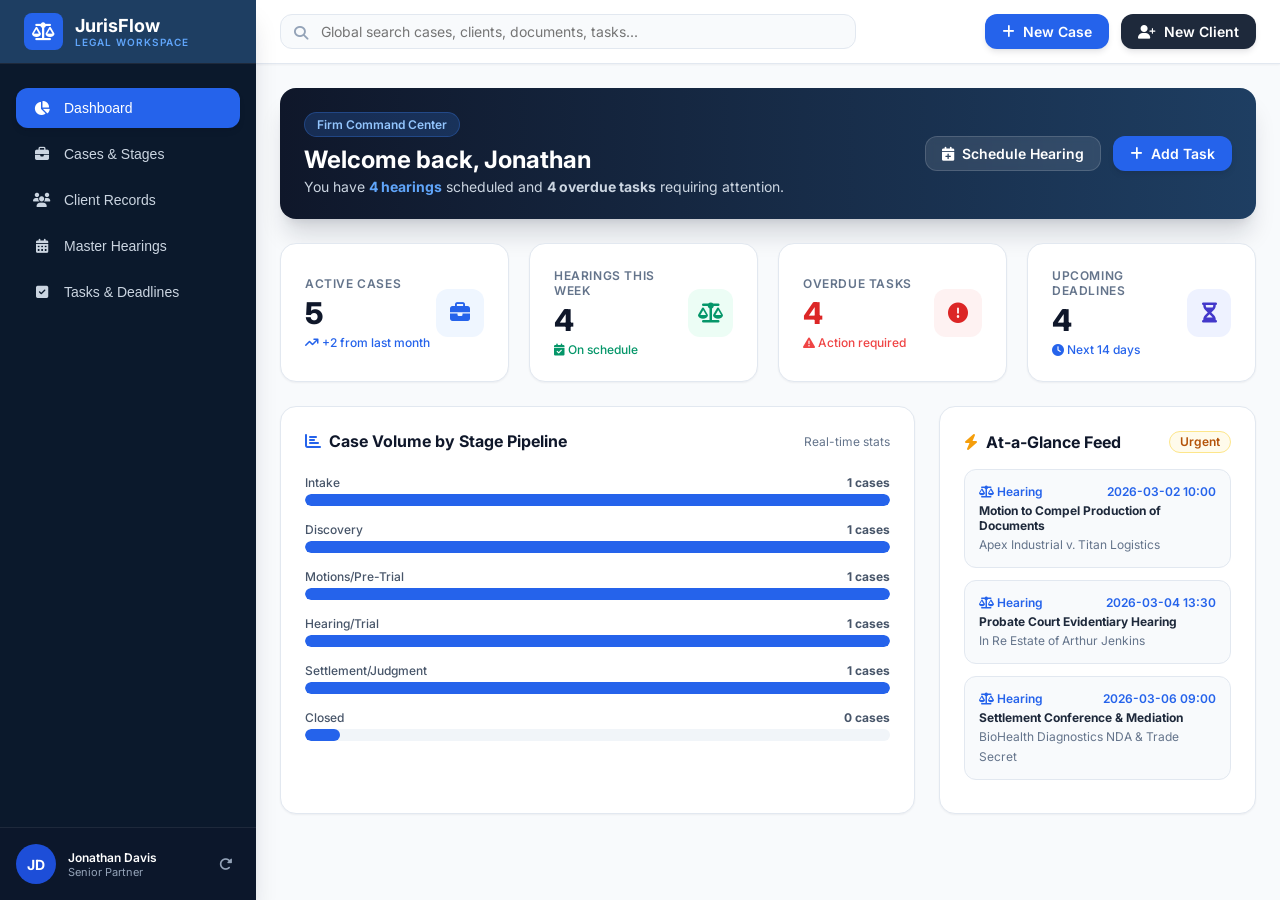
<file: index.html>
<!DOCTYPE html>
<html lang="en">

<head>
    <meta charset="UTF-8">
    <meta name="viewport" content="width=device-width, initial-scale=1.0">
    <title>JurisFlow | Legal Case-Management Platform</title>
    <link rel="stylesheet" href="https://cdnjs.cloudflare.com/ajax/libs/font-awesome/6.4.0/css/all.min.css">
    <link href="https://fonts.googleapis.com/css2?family=Inter:wght@300;400;500;600;700;800&display=swap" rel="stylesheet">
    <link rel="stylesheet" href="style.css">
</head>

<body>
    <!-- Notification Toast Container -->
    <div id="toast-container" class="toast-container"></div>

    <!-- Main App Container -->
    <div id="app" class="app-shell">

        <!-- Sidebar Navigation -->
        <aside id="sidebar" class="sidebar">
            <div class="sidebar-brand">
                <div class="brand-group">
                    <div class="brand-icon">
                        <i class="fa-solid fa-scale-balanced"></i>
                    </div>
                    <div>
                        <span class="brand-title">JurisFlow</span>
                        <span class="brand-subtitle">Legal Workspace</span>
                    </div>
                </div>
            </div>

            <nav class="sidebar-nav">
                <button onclick="switchTab('dashboard')" class="nav-btn active" data-tab="dashboard">
                    <i class="fa-solid fa-chart-pie"></i>
                    <span>Dashboard</span>
                </button>
                <button onclick="switchTab('cases')" class="nav-btn" data-tab="cases">
                    <i class="fa-solid fa-briefcase"></i>
                    <span>Cases &amp; Stages</span>
                </button>
                <button onclick="switchTab('clients')" class="nav-btn" data-tab="clients">
                    <i class="fa-solid fa-users"></i>
                    <span>Client Records</span>
                </button>
                <button onclick="switchTab('hearings')" class="nav-btn" data-tab="hearings">
                    <i class="fa-solid fa-calendar-days"></i>
                    <span>Master Hearings</span>
                </button>
                <button onclick="switchTab('tasks')" class="nav-btn" data-tab="tasks">
                    <i class="fa-solid fa-square-check"></i>
                    <span>Tasks &amp; Deadlines</span>
                </button>
            </nav>

            <div class="sidebar-footer">
                <div class="user-profile">
                    <div class="avatar">JD</div>
                    <div>
                        <h4 class="user-name">Jonathan Davis</h4>
                        <p class="user-role">Senior Partner</p>
                    </div>
                </div>
                <button onclick="resetDemoData()" title="Reset to Seed Data" class="btn-icon-ghost">
                    <i class="fa-solid fa-rotate-right"></i>
                </button>
            </div>
        </aside>

        <!-- Main Content Area -->
        <div class="main-wrapper">
            <!-- Top Navbar Header -->
            <header class="topbar">
                <div class="search-box">
                    <span class="search-icon"><i class="fa-solid fa-magnifying-glass"></i></span>
                    <input type="text" id="global-search-input" oninput="handleGlobalSearch(this.value)"
                        placeholder="Global search cases, clients, documents, tasks..." class="search-input">
                </div>

                <div class="topbar-actions">
                    <button onclick="openModal('new-case-modal')" class="btn btn-primary">
                        <i class="fa-solid fa-plus"></i>
                        <span>New Case</span>
                    </button>
                    <button onclick="openModal('new-client-modal')" class="btn btn-dark">
                        <i class="fa-solid fa-user-plus"></i>
                        <span>New Client</span>
                    </button>
                </div>
            </header>

            <!-- Dynamic Views Container -->
            <main class="main-view" id="main-view-container"></main>
        </div>
    </div>

    <!-- New / Edit Case Modal -->
    <div id="new-case-modal" class="modal-backdrop hidden">
        <div class="modal-dialog modal-lg">
            <div class="modal-header">
                <h3 id="case-modal-title"><i class="fa-solid fa-briefcase text-accent"></i><span>Create New Case File</span></h3>
                <button onclick="closeModal('new-case-modal')" class="modal-close"><i class="fa-solid fa-xmark"></i></button>
            </div>
            <form id="case-form" onsubmit="handleCaseSubmit(event)" class="modal-body">
                <input type="hidden" id="case-edit-id">
                <div class="form-grid-2">
                    <div class="form-group">
                        <label class="form-label">Case Number / ID</label>
                        <input type="text" id="case-num" required placeholder="e.g. CIV-2026-089" class="form-control">
                    </div>
                    <div class="form-group">
                        <label class="form-label">Case Title</label>
                        <input type="text" id="case-title" required placeholder="e.g. Apex Industrial v. Titan Corp" class="form-control">
                    </div>
                </div>
                <div class="form-grid-2">
                    <div class="form-group">
                        <label class="form-label">Practice Area</label>
                        <select id="case-practice" class="form-control">
                            <option value="Civil Litigation">Civil Litigation</option>
                            <option value="Corporate Law">Corporate Law</option>
                            <option value="Family Law">Family Law</option>
                            <option value="Intellectual Property">Intellectual Property</option>
                            <option value="Criminal Defense">Criminal Defense</option>
                            <option value="Real Estate">Real Estate</option>
                        </select>
                    </div>
                    <div class="form-group">
                        <label class="form-label">Linked Client</label>
                        <select id="case-client" required class="form-control"></select>
                    </div>
                </div>
                <div class="form-grid-2">
                    <div class="form-group">
                        <label class="form-label">Assigned Attorney</label>
                        <input type="text" id="case-attorney" required placeholder="e.g. Jonathan Davis, Esq." class="form-control">
                    </div>
                    <div class="form-group">
                        <label class="form-label">Opposing Party &amp; Counsel</label>
                        <input type="text" id="case-opposing" placeholder="e.g. Marcus Vance (Vance &amp; Associates)" class="form-control">
                    </div>
                </div>
                <div class="form-grid-2">
                    <div class="form-group">
                        <label class="form-label">Priority Level</label>
                        <select id="case-priority" class="form-control">
                            <option value="Low">Low Priority</option>
                            <option value="Medium" selected>Medium Priority</option>
                            <option value="High">High Priority</option>
                            <option value="Urgent">Urgent</option>
                        </select>
                    </div>
                    <div class="form-group">
                        <label class="form-label">Current Stage Pipeline</label>
                        <select id="case-stage" class="form-control">
                            <option value="Intake">Intake</option>
                            <option value="Discovery">Discovery</option>
                            <option value="Motions/Pre-Trial">Motions/Pre-Trial</option>
                            <option value="Hearing/Trial">Hearing/Trial</option>
                            <option value="Settlement/Judgment">Settlement/Judgment</option>
                            <option value="Closed">Closed</option>
                        </select>
                    </div>
                </div>
                <div class="form-group">
                    <label class="form-label">Case Summary / Initial Notes</label>
                    <textarea id="case-notes" rows="3" placeholder="Brief description of the legal matter, objectives, and immediate next steps..." class="form-control"></textarea>
                </div>
                <div class="modal-footer">
                    <button type="button" onclick="closeModal('new-case-modal')" class="btn btn-outline">Cancel</button>
                    <button type="submit" class="btn btn-primary">Save Case File</button>
                </div>
            </form>
        </div>
    </div>

    <!-- New / Edit Client Modal -->
    <div id="new-client-modal" class="modal-backdrop hidden">
        <div class="modal-dialog modal-md">
            <div class="modal-header">
                <h3 id="client-modal-title"><i class="fa-solid fa-user-plus text-accent"></i><span>Add New Client Profile</span></h3>
                <button onclick="closeModal('new-client-modal')" class="modal-close"><i class="fa-solid fa-xmark"></i></button>
            </div>
            <form id="client-form" onsubmit="handleClientSubmit(event)" class="modal-body">
                <input type="hidden" id="client-edit-id">
                <div class="form-grid-2">
                    <div class="form-group">
                        <label class="form-label">Client Name</label>
                        <input type="text" id="client-name" required placeholder="e.g. Sarah Jenkins or Apex Inc." class="form-control">
                    </div>
                    <div class="form-group">
                        <label class="form-label">Client Type</label>
                        <select id="client-type" class="form-control">
                            <option value="Corporate">Corporate Entity</option>
                            <option value="Individual">Individual Person</option>
                            <option value="Non-Profit">Non-Profit / NGO</option>
                        </select>
                    </div>
                </div>
                <div class="form-grid-2">
                    <div class="form-group">
                        <label class="form-label">Email Address</label>
                        <input type="email" id="client-email" required placeholder="contact@company.com" class="form-control">
                    </div>
                    <div class="form-group">
                        <label class="form-label">Phone Number</label>
                        <input type="text" id="client-phone" required placeholder="(555) 019-2834" class="form-control">
                    </div>
                </div>
                <div class="form-grid-2">
                    <div class="form-group">
                        <label class="form-label">Organization / Company</label>
                        <input type="text" id="client-company" placeholder="e.g. Apex Industrial Corp" class="form-control">
                    </div>
                    <div class="form-group">
                        <label class="form-label">Intake Date</label>
                        <input type="date" id="client-intake" required class="form-control">
                    </div>
                </div>
                <div class="form-group">
                    <label class="form-label">Billing &amp; Communication Notes</label>
                    <textarea id="client-notes" rows="3" placeholder="Preferred contact time, retainer details, billing agreement..." class="form-control"></textarea>
                </div>
                <div class="modal-footer">
                    <button type="button" onclick="closeModal('new-client-modal')" class="btn btn-outline">Cancel</button>
                    <button type="submit" class="btn btn-primary">Save Client</button>
                </div>
            </form>
        </div>
    </div>

    <!-- New Hearing Modal -->
    <div id="new-hearing-modal" class="modal-backdrop hidden">
        <div class="modal-dialog modal-sm">
            <div class="modal-header">
                <h3><i class="fa-solid fa-calendar-plus text-accent"></i><span>Schedule Court Hearing / Event</span></h3>
                <button onclick="closeModal('new-hearing-modal')" class="modal-close"><i class="fa-solid fa-xmark"></i></button>
            </div>
            <form id="hearing-form" onsubmit="handleHearingSubmit(event)" class="modal-body">
                <input type="hidden" id="hearing-case-id-target">
                <div class="form-group">
                    <label class="form-label">Associated Case</label>
                    <select id="hearing-case" required class="form-control"></select>
                </div>
                <div class="form-group">
                    <label class="form-label">Hearing Title / Type</label>
                    <input type="text" id="hearing-title" required placeholder="e.g. Motion to Compel Oral Arguments" class="form-control">
                </div>
                <div class="form-grid-2">
                    <div class="form-group">
                        <label class="form-label">Date &amp; Time</label>
                        <input type="datetime-local" id="hearing-datetime" required class="form-control">
                    </div>
                    <div class="form-group">
                        <label class="form-label">Preparation Status</label>
                        <select id="hearing-status" class="form-control">
                            <option value="Not Started">Not Started</option>
                            <option value="In Progress">In Progress</option>
                            <option value="Ready / Prepared">Ready / Prepared</option>
                        </select>
                    </div>
                </div>
                <div class="form-group">
                    <label class="form-label">Judge &amp; Courtroom Details</label>
                    <input type="text" id="hearing-courtroom" required placeholder="e.g. Hon. Judge Robert Chen, Courtroom 402" class="form-control">
                </div>
                <div class="modal-footer">
                    <button type="button" onclick="closeModal('new-hearing-modal')" class="btn btn-outline">Cancel</button>
                    <button type="submit" class="btn btn-primary">Schedule Hearing</button>
                </div>
            </form>
        </div>
    </div>

    <!-- New Task Modal -->
    <div id="new-task-modal" class="modal-backdrop hidden">
        <div class="modal-dialog modal-sm">
            <div class="modal-header">
                <h3><i class="fa-solid fa-list-check text-accent"></i><span>Add Task or Deadline</span></h3>
                <button onclick="closeModal('new-task-modal')" class="modal-close"><i class="fa-solid fa-xmark"></i></button>
            </div>
            <form id="task-form" onsubmit="handleTaskSubmit(event)" class="modal-body">
                <input type="hidden" id="task-case-id-target">
                <div class="form-group">
                    <label class="form-label">Associated Case</label>
                    <select id="task-case" required class="form-control"></select>
                </div>
                <div class="form-group">
                    <label class="form-label">Task Description</label>
                    <input type="text" id="task-title" required placeholder="e.g. Review deposition transcripts of expert witness" class="form-control">
                </div>
                <div class="form-grid-2">
                    <div class="form-group">
                        <label class="form-label">Due Date</label>
                        <input type="date" id="task-due" required class="form-control">
                    </div>
                    <div class="form-group">
                        <label class="form-label">Priority</label>
                        <select id="task-priority" class="form-control">
                            <option value="Low">Low</option>
                            <option value="Medium" selected>Medium</option>
                            <option value="High">High</option>
                            <option value="Urgent">Urgent / Hard Deadline</option>
                        </select>
                    </div>
                </div>
                <div class="form-group">
                    <label class="form-label">Assignee</label>
                    <input type="text" id="task-assignee" required value="Jonathan Davis, Esq." class="form-control">
                </div>
                <div class="modal-footer">
                    <button type="button" onclick="closeModal('new-task-modal')" class="btn btn-outline">Cancel</button>
                    <button type="submit" class="btn btn-primary">Create Task</button>
                </div>
            </form>
        </div>
    </div>

    <!-- Document Upload Modal -->
    <div id="new-doc-modal" class="modal-backdrop hidden">
        <div class="modal-dialog modal-sm">
            <div class="modal-header">
                <h3><i class="fa-solid fa-file-arrow-up text-accent"></i><span>Upload Case Document</span></h3>
                <button onclick="closeModal('new-doc-modal')" class="modal-close"><i class="fa-solid fa-xmark"></i></button>
            </div>
            <form id="doc-form" onsubmit="handleDocSubmit(event)" class="modal-body">
                <input type="hidden" id="doc-case-id-target">
                <div class="form-group">
                    <label class="form-label">Associated Case</label>
                    <select id="doc-case" required class="form-control"></select>
                </div>
                <div class="form-group">
                    <label class="form-label">Document Name / Title</label>
                    <input type="text" id="doc-title" required placeholder="e.g. Master Services Agreement_Signed.pdf" class="form-control">
                </div>
                <div class="form-grid-2">
                    <div class="form-group">
                        <label class="form-label">Category</label>
                        <select id="doc-category" class="form-control">
                            <option value="Pleadings">Pleadings</option>
                            <option value="Evidence">Evidence</option>
                            <option value="Contracts">Contracts</option>
                            <option value="Correspondence">Correspondence</option>
                        </select>
                    </div>
                    <div class="form-group">
                        <label class="form-label">Document Status</label>
                        <select id="doc-status" class="form-control">
                            <option value="Draft">Draft</option>
                            <option value="Reviewed">Reviewed</option>
                            <option value="Filed">Filed with Court</option>
                        </select>
                    </div>
                </div>
                <div class="form-group">
                    <label class="form-label">Simulate File Upload</label>
                    <label for="doc-file-input" class="upload-dropzone">
                        <i class="fa-solid fa-cloud-arrow-up"></i>
                        <p class="dropzone-title">Click to select PDF, DOCX or scanned exhibit</p>
                        <p class="dropzone-sub">Maximum file size: 50MB</p>
                        <input type="file" id="doc-file-input" class="hidden"
                            onchange="document.getElementById('simulated-file-name').innerText = this.files[0] ? this.files[0].name : ''">
                    </label>
                    <p id="simulated-file-name" class="file-preview-name"></p>
                </div>
                <div class="modal-footer">
                    <button type="button" onclick="closeModal('new-doc-modal')" class="btn btn-outline">Cancel</button>
                    <button type="submit" class="btn btn-primary">Upload Document</button>
                </div>
            </form>
        </div>
    </div>

    <script src="script.js"></script>
</body>

</html>
</file>
<file: style.css>
:root {
    --slate-50: #f8fafc; --slate-100: #f1f5f9; --slate-200: #e2e8f0; --slate-300: #cbd5e1;
    --slate-400: #94a3b8; --slate-500: #64748b; --slate-600: #475569; --slate-700: #334155;
    --slate-800: #1e293b; --slate-900: #0f172a; --navy-900: #0b192c; --navy-800: #1e3e62;
    --blue-50: #eff6ff; --blue-200: #bfdbfe; --blue-400: #60a5fa; --blue-500: #3b82f6;
    --blue-600: #2563eb; --blue-700: #1d4ed8; --blue-800: #1e40af;
    --emerald-50: #ecfdf5; --emerald-200: #a7f3d0; --emerald-600: #059669; --emerald-700: #047857;
    --amber-50: #fffbeb; --amber-200: #fde68a; --amber-500: #f59e0b; --amber-700: #b45309;
    --red-50: #fef2f2; --red-200: #fecaca; --red-500: #ef4444; --red-600: #dc2626;
    --red-700: #b91c1c; --red-900: #7f1d1d; --indigo-50: #eef2ff; --indigo-200: #c7d2fe;
    --indigo-700: #4338ca; --radius-md: 0.5rem; --radius-lg: 0.75rem; --radius-xl: 1rem;
    --shadow-sm: 0 1px 2px rgba(15, 23, 42, 0.05);
    --shadow-md: 0 4px 6px -1px rgba(15, 23, 42, 0.1), 0 2px 4px -2px rgba(15, 23, 42, 0.06);
    --shadow-xl: 0 20px 25px -5px rgba(15, 23, 42, 0.15), 0 8px 10px -6px rgba(15, 23, 42, 0.1);
}
*, *::before, *::after { box-sizing: border-box; margin: 0; padding: 0; }
html, body { height: 100%; font-family: 'Inter', -apple-system, BlinkMacSystemFont, sans-serif; background-color: var(--slate-100); color: var(--slate-800); overflow: hidden; }
::-webkit-scrollbar { width: 6px; height: 6px; }
::-webkit-scrollbar-track { background: var(--slate-100); }
::-webkit-scrollbar-thumb { background: var(--slate-300); border-radius: 3px; }
::-webkit-scrollbar-thumb:hover { background: var(--slate-400); }
.hidden { display: none !important; }
.app-shell { display: flex; height: 100%; width: 100%; overflow: hidden; }
.sidebar { width: 16rem; background-color: var(--navy-900); color: var(--slate-300); flex-shrink: 0; display: flex; flex-direction: column; box-shadow: var(--shadow-xl); z-index: 30; }
.sidebar-brand { height: 4rem; display: flex; align-items: center; padding: 0 1.5rem; background-color: var(--navy-800); border-bottom: 1px solid var(--slate-800); }
.brand-group { display: flex; align-items: center; gap: 0.75rem; }
.brand-icon { background-color: var(--blue-600); color: #fff; padding: 0.5rem; border-radius: var(--radius-md); font-size: 1.125rem; }
.brand-title { display: block; font-weight: 700; color: #fff; font-size: 1.125rem; }
.brand-subtitle { display: block; font-size: 10px; color: var(--blue-400); font-weight: 600; text-transform: uppercase; letter-spacing: 0.1em; }
.sidebar-nav { flex: 1; padding: 1.5rem 1rem; display: flex; flex-direction: column; gap: 0.375rem; overflow-y: auto; }
.nav-btn { width: 100%; display: flex; align-items: center; gap: 0.75rem; padding: 0.75rem 1rem; border-radius: var(--radius-lg); font-weight: 500; font-size: 0.875rem; border: none; background: transparent; color: var(--slate-300); cursor: pointer; text-align: left; }
.nav-btn i { width: 1.25rem; text-align: center; }
.nav-btn:hover { background-color: rgba(30, 41, 59, 0.8); color: #fff; }
.nav-btn.active { background-color: var(--blue-600); color: #fff; box-shadow: var(--shadow-md); }
.sidebar-footer { padding: 1rem; border-top: 1px solid var(--slate-800); background-color: rgba(15, 23, 42, 0.5); display: flex; align-items: center; justify-content: space-between; }
.user-profile { display: flex; align-items: center; gap: 0.75rem; }
.avatar { width: 2.5rem; height: 2.5rem; border-radius: 9999px; background-color: var(--blue-700); color: #fff; display: flex; align-items: center; justify-content: center; font-weight: 700; font-size: 0.875rem; }
.user-name { font-size: 0.75rem; font-weight: 600; color: #fff; }
.user-role { font-size: 11px; color: var(--slate-400); }
.main-wrapper { flex: 1; display: flex; flex-direction: column; height: 100%; overflow: hidden; }
.topbar { height: 4rem; background-color: #fff; border-bottom: 1px solid var(--slate-200); display: flex; align-items: center; justify-content: space-between; padding: 0 1.5rem; flex-shrink: 0; box-shadow: var(--shadow-sm); z-index: 20; gap: 1rem; }
.search-box { position: relative; flex: 1; max-width: 36rem; }
.search-icon { position: absolute; left: 0.875rem; top: 50%; transform: translateY(-50%); color: var(--slate-400); font-size: 0.875rem; pointer-events: none; }
.search-input { width: 100%; padding: 0.5rem 1rem 0.5rem 2.5rem; background-color: var(--slate-50); border: 1px solid var(--slate-200); border-radius: var(--radius-lg); font-size: 0.875rem; font-family: inherit; color: var(--slate-800); }
.search-input:focus { outline: none; background-color: #fff; border-color: var(--blue-600); box-shadow: 0 0 0 2px rgba(37, 99, 235, 0.2); }
.topbar-actions { display: flex; align-items: center; gap: 0.75rem; }
.main-view { flex: 1; overflow-y: auto; background-color: var(--slate-50); padding: 1.5rem; }
.container-max { max-width: 80rem; margin: 0 auto; padding-bottom: 3rem; display: flex; flex-direction: column; gap: 1.5rem; }
.btn { display: inline-flex; align-items: center; justify-content: center; gap: 0.5rem; padding: 0.5rem 1rem; border-radius: var(--radius-lg); font-size: 0.875rem; font-weight: 600; font-family: inherit; cursor: pointer; border: 1px solid transparent; }
.btn-sm { padding: 0.375rem 0.75rem; font-size: 0.75rem; border-radius: var(--radius-md); }
.btn-primary { background-color: var(--blue-600); color: #fff; box-shadow: var(--shadow-md); }
.btn-primary:hover { background-color: var(--blue-700); }
.btn-dark { background-color: var(--slate-800); color: #fff; box-shadow: var(--shadow-md); }
.btn-dark:hover { background-color: var(--slate-900); }
.btn-soft { background-color: var(--slate-100); color: var(--slate-700); }
.btn-soft:hover { background-color: var(--slate-200); }
.btn-glass { background-color: rgba(255, 255, 255, 0.1); color: #fff; border-color: rgba(255, 255, 255, 0.15); backdrop-filter: blur(4px); }
.btn-glass:hover { background-color: rgba(255, 255, 255, 0.2); }
.btn-outline { background-color: #fff; color: var(--slate-700); border-color: var(--slate-300); font-weight: 500; }
.btn-outline:hover { background-color: var(--slate-100); }
.btn-icon { background: transparent; border: none; padding: 0.375rem; border-radius: var(--radius-md); color: var(--slate-400); cursor: pointer; }
.btn-icon:hover { background-color: var(--slate-100); color: var(--slate-700); }
.btn-icon.primary { color: var(--blue-600); }
.btn-icon.primary:hover { background-color: var(--blue-50); color: var(--blue-800); }
.btn-icon.danger:hover { background-color: var(--red-50); color: var(--red-600); }
.btn-icon-ghost { background: transparent; border: none; color: var(--slate-400); padding: 0.5rem; border-radius: var(--radius-md); cursor: pointer; }
.btn-icon-ghost:hover { color: #fff; background-color: var(--slate-800); }
.card { background-color: #fff; border-radius: var(--radius-xl); border: 1px solid var(--slate-200); box-shadow: var(--shadow-sm); padding: 1.5rem; }
.page-header-card { background-color: #fff; border-radius: var(--radius-xl); border: 1px solid var(--slate-200); box-shadow: var(--shadow-sm); padding: 1.5rem; display: flex; flex-wrap: wrap; justify-content: space-between; align-items: center; gap: 1rem; }
.page-title { font-size: 1.25rem; font-weight: 700; color: var(--slate-900); display: flex; align-items: center; gap: 0.5rem; }
.page-subtitle { font-size: 0.75rem; color: var(--slate-500); margin-top: 0.25rem; }
.hero-banner { background: linear-gradient(90deg, var(--slate-900), var(--navy-800)); border-radius: var(--radius-xl); padding: 1.5rem; color: #fff; box-shadow: var(--shadow-xl); display: flex; flex-wrap: wrap; justify-content: space-between; align-items: center; gap: 1rem; }
.hero-badge { display: inline-block; background-color: rgba(59, 130, 246, 0.2); color: #93c5fd; font-size: 0.75rem; font-weight: 600; padding: 0.25rem 0.75rem; border-radius: 9999px; border: 1px solid rgba(59, 130, 246, 0.3); }
.hero-title { font-size: 1.5rem; font-weight: 700; margin-top: 0.5rem; }
.hero-desc { color: var(--slate-300); font-size: 0.875rem; margin-top: 0.25rem; }
.kpi-grid { display: grid; grid-template-columns: repeat(auto-fit, minmax(220px, 1fr)); gap: 1.25rem; }
.kpi-card { background-color: #fff; padding: 1.5rem; border-radius: var(--radius-xl); border: 1px solid var(--slate-200); box-shadow: var(--shadow-sm); display: flex; align-items: center; justify-content: space-between; }
.kpi-label { font-size: 0.75rem; font-weight: 600; text-transform: uppercase; letter-spacing: 0.05em; color: var(--slate-500); }
.kpi-value { font-size: 1.875rem; font-weight: 800; color: var(--slate-900); margin-top: 0.25rem; }
.kpi-value.danger { color: var(--red-600); }
.kpi-trend { font-size: 0.75rem; font-weight: 500; margin-top: 0.25rem; }
.kpi-trend.blue { color: var(--blue-600); }
.kpi-trend.emerald { color: var(--emerald-600); }
.kpi-trend.red { color: var(--red-500); }
.kpi-icon { width: 3rem; height: 3rem; border-radius: var(--radius-lg); display: flex; align-items: center; justify-content: center; font-size: 1.25rem; }
.kpi-icon.blue { background: var(--blue-50); color: var(--blue-600); }
.kpi-icon.emerald { background: var(--emerald-50); color: var(--emerald-600); }
.kpi-icon.red { background: var(--red-50); color: var(--red-600); }
.kpi-icon.indigo { background: var(--indigo-50); color: var(--indigo-700); }
.dashboard-split { display: grid; grid-template-columns: 2fr 1fr; gap: 1.5rem; }
@media (max-width: 1024px) { .dashboard-split { grid-template-columns: 1fr; } }
.stage-bar-list { display: flex; flex-direction: column; gap: 1rem; }
.stage-bar-meta { display: flex; justify-content: space-between; font-size: 0.75rem; font-weight: 500; color: var(--slate-600); margin-bottom: 0.25rem; }
.progress-track { width: 100%; height: 0.75rem; background-color: var(--slate-100); border-radius: 9999px; overflow: hidden; }
.progress-fill { height: 100%; background-color: var(--blue-600); border-radius: 9999px; transition: width 0.5s ease; }
.feed-list { display: flex; flex-direction: column; gap: 0.75rem; max-height: 20rem; overflow-y: auto; }
.feed-item { padding: 0.875rem; background-color: var(--slate-50); border: 1px solid var(--slate-200); border-radius: var(--radius-lg); cursor: pointer; }
.feed-item:hover { background-color: var(--blue-50); border-color: var(--blue-200); }
.cards-grid-3 { display: grid; grid-template-columns: repeat(auto-fill, minmax(300px, 1fr)); gap: 1.5rem; }
.client-card { background-color: #fff; border-radius: var(--radius-xl); border: 1px solid var(--slate-200); padding: 1.5rem; display: flex; flex-direction: column; justify-content: space-between; box-shadow: var(--shadow-sm); }
.client-card:hover { box-shadow: var(--shadow-md); }
.client-avatar { width: 3rem; height: 3rem; border-radius: var(--radius-lg); background-color: var(--blue-50); color: var(--blue-600); font-weight: 700; font-size: 1.125rem; display: flex; align-items: center; justify-content: center; }
.badge { display: inline-block; font-size: 0.75rem; padding: 0.15rem 0.625rem; border-radius: 9999px; font-weight: 600; border: 1px solid transparent; }
.badge-blue { background: var(--blue-50); color: var(--blue-700); border-color: var(--blue-200); }
.badge-indigo { background: var(--indigo-50); color: var(--indigo-700); border-color: var(--indigo-200); }
.badge-emerald { background: var(--emerald-50); color: var(--emerald-700); border-color: var(--emerald-200); }
.badge-amber { background: var(--amber-50); color: var(--amber-700); border-color: var(--amber-200); }
.badge-red { background: var(--red-50); color: var(--red-700); border-color: var(--red-200); }
.badge-slate { background: var(--slate-200); color: var(--slate-700); }
.table-wrapper { background-color: #fff; border-radius: var(--radius-xl); border: 1px solid var(--slate-200); box-shadow: var(--shadow-sm); overflow-x: auto; }
.data-table { width: 100%; border-collapse: collapse; text-align: left; font-size: 0.875rem; }
.data-table th { background-color: var(--slate-50); border-bottom: 1px solid var(--slate-200); padding: 0.875rem 1.5rem; font-size: 0.75rem; text-transform: uppercase; letter-spacing: 0.05em; color: var(--slate-500); font-weight: 600; }
.data-table td { padding: 1rem 1.5rem; border-bottom: 1px solid var(--slate-100); color: var(--slate-600); }
.data-table tr:hover td { background-color: rgba(248, 250, 252, 0.8); }
.stage-select { font-size: 0.75rem; font-weight: 600; padding: 0.375rem 0.625rem; background-color: var(--slate-100); border: 1px solid var(--slate-200); border-radius: var(--radius-lg); color: var(--slate-800); cursor: pointer; }
.stepper-grid { display: grid; grid-template-columns: repeat(6, 1fr); gap: 0.5rem; }
@media (max-width: 768px) { .stepper-grid { grid-template-columns: repeat(2, 1fr); } }
.step-box { padding: 0.75rem; border-radius: var(--radius-lg); border: 1px solid var(--slate-200); background-color: var(--slate-50); color: var(--slate-400); text-align: center; cursor: pointer; }
.step-box:hover { background-color: var(--slate-100); }
.step-box.passed { background-color: var(--blue-50); color: var(--blue-800); border-color: var(--blue-200); }
.step-box.current { background-color: var(--blue-600); color: #fff; border-color: var(--blue-600); box-shadow: var(--shadow-md); }
.tabs-bar { display: flex; border-bottom: 1px solid var(--slate-200); background-color: var(--slate-50); padding: 1rem 1.5rem 0; gap: 1.5rem; overflow-x: auto; }
.tab-btn { padding-bottom: 0.75rem; font-size: 0.875rem; font-weight: 600; background: transparent; border: none; border-bottom: 2px solid transparent; color: var(--slate-500); cursor: pointer; white-space: nowrap; }
.tab-btn:hover { color: var(--slate-800); }
.tab-btn.active { border-bottom-color: var(--blue-600); color: var(--blue-600); }
.timeline-list { border-left: 2px solid var(--blue-200); padding-left: 1rem; margin-left: 0.5rem; display: flex; flex-direction: column; gap: 1rem; }
.timeline-item { position: relative; }
.timeline-dot { position: absolute; left: -1.35rem; top: 0.35rem; width: 0.75rem; height: 0.75rem; border-radius: 9999px; background-color: var(--blue-600); border: 2px solid #fff; }
.row-item { padding: 1rem; background-color: var(--slate-50); border: 1px solid var(--slate-200); border-radius: var(--radius-lg); display: flex; align-items: center; justify-content: space-between; gap: 1rem; }
.row-item.completed { opacity: 0.6; background-color: var(--slate-100); }
.line-through { text-decoration: line-through; color: var(--slate-500); }
.modal-backdrop { position: fixed; inset: 0; background-color: rgba(15, 23, 42, 0.6); backdrop-filter: blur(4px); z-index: 50; display: flex; align-items: center; justify-content: center; padding: 1rem; }
.modal-dialog { background-color: #fff; border-radius: var(--radius-xl); box-shadow: var(--shadow-xl); width: 100%; overflow: hidden; border: 1px solid var(--slate-200); }
.modal-lg { max-width: 42rem; }
.modal-md { max-width: 36rem; }
.modal-sm { max-width: 32rem; }
.modal-header { padding: 1rem 1.5rem; background-color: var(--slate-900); color: #fff; display: flex; align-items: center; justify-content: space-between; }
.modal-header h3 { font-size: 1.125rem; font-weight: 700; display: flex; align-items: center; gap: 0.5rem; }
.modal-close { background: transparent; border: none; color: var(--slate-400); font-size: 1.125rem; cursor: pointer; padding: 0.25rem; }
.modal-close:hover { color: #fff; }
.modal-body { padding: 1.5rem; display: flex; flex-direction: column; gap: 1rem; max-height: 80vh; overflow-y: auto; }
.modal-footer { display: flex; align-items: center; justify-content: flex-end; gap: 0.75rem; padding-top: 1rem; border-top: 1px solid var(--slate-200); }
.form-grid-2 { display: grid; grid-template-columns: repeat(2, 1fr); gap: 1rem; }
@media (max-width: 640px) { .form-grid-2 { grid-template-columns: 1fr; } }
.form-group { display: flex; flex-direction: column; }
.form-label { font-size: 0.75rem; font-weight: 600; text-transform: uppercase; letter-spacing: 0.05em; color: var(--slate-500); margin-bottom: 0.25rem; }
.form-control { width: 100%; padding: 0.5rem 0.875rem; border: 1px solid var(--slate-300); border-radius: var(--radius-lg); font-size: 0.875rem; font-family: inherit; background-color: #fff; color: var(--slate-800); }
.form-control:focus { outline: none; border-color: var(--blue-600); box-shadow: 0 0 0 2px rgba(37, 99, 235, 0.2); }
.upload-dropzone { border: 2px dashed var(--slate-300); border-radius: var(--radius-lg); padding: 1rem; text-align: center; background-color: var(--slate-50); cursor: pointer; }
.upload-dropzone:hover { background-color: var(--slate-100); }
.upload-dropzone i { font-size: 1.5rem; color: var(--slate-400); margin-bottom: 0.25rem; }
.dropzone-title { font-size: 0.75rem; font-weight: 500; color: var(--slate-600); }
.dropzone-sub { font-size: 10px; color: var(--slate-400); margin-top: 2px; }
.file-preview-name { font-size: 0.75rem; font-weight: 500; color: var(--blue-600); margin-top: 0.5rem; text-align: center; }
.toast-container { position: fixed; top: 1.25rem; right: 1.25rem; z-index: 60; display: flex; flex-direction: column; gap: 0.5rem; pointer-events: none; }
.toast { pointer-events: auto; padding: 0.75rem 1rem; border-radius: var(--radius-lg); box-shadow: var(--shadow-xl); font-size: 0.875rem; font-weight: 500; display: flex; align-items: center; gap: 0.75rem; color: #fff; background-color: var(--slate-900); border-left: 4px solid var(--blue-500); transform: translateY(0.5rem); opacity: 0; transition: all 0.3s ease; }
.toast.show { transform: translateY(0); opacity: 1; }
.toast.error { background-color: var(--red-900); border-left-color: var(--red-500); }
.flex-between { display: flex; align-items: center; justify-content: space-between; }
.flex-center { display: flex; align-items: center; gap: 0.75rem; }
.text-accent { color: var(--blue-400); }
.text-blue { color: var(--blue-600); }
.text-amber { color: var(--amber-400); }
.text-red { color: var(--red-600); }
.text-muted { color: var(--slate-500); font-size: 0.75rem; }
.font-mono { font-family: ui-monospace, SFMono-Regular, Menlo, Monaco, Consolas, monospace; }
.clickable { cursor: pointer; }
.clickable:hover { color: var(--blue-600); }
.util-pad-52 { padding: 0.25rem; }
.util-pad-53 { padding: 0.25rem; }
.util-pad-54 { padding: 0.25rem; }
.util-pad-55 { padding: 0.25rem; }
.util-pad-56 { padding: 0.25rem; }
.util-pad-57 { padding: 0.25rem; }
.util-pad-58 { padding: 0.25rem; }
.util-pad-59 { padding: 0.25rem; }
.util-pad-60 { padding: 0.25rem; }
.util-pad-61 { padding: 0.25rem; }
.util-pad-62 { padding: 0.25rem; }
.util-pad-63 { padding: 0.25rem; }
.util-pad-64 { padding: 0.25rem; }
.util-pad-65 { padding: 0.25rem; }
.util-pad-66 { padding: 0.25rem; }
.util-pad-67 { padding: 0.25rem; }
.util-pad-68 { padding: 0.25rem; }
.util-pad-69 { padding: 0.25rem; }
.util-pad-70 { padding: 0.25rem; }
.util-pad-71 { padding: 0.25rem; }
.util-pad-72 { padding: 0.25rem; }
.util-pad-73 { padding: 0.25rem; }
.util-pad-74 { padding: 0.25rem; }
.util-pad-75 { padding: 0.25rem; }
.util-pad-76 { padding: 0.25rem; }
.util-pad-77 { padding: 0.25rem; }
.util-pad-78 { padding: 0.25rem; }
.util-pad-79 { padding: 0.25rem; }
.util-pad-80 { padding: 0.25rem; }
.util-pad-81 { padding: 0.25rem; }
.util-pad-82 { padding: 0.25rem; }
.util-pad-83 { padding: 0.25rem; }
.util-pad-84 { padding: 0.25rem; }
.util-pad-85 { padding: 0.25rem; }
.util-pad-86 { padding: 0.25rem; }
.util-pad-87 { padding: 0.25rem; }
.util-pad-88 { padding: 0.25rem; }
.util-pad-89 { padding: 0.25rem; }
.util-pad-90 { padding: 0.25rem; }
.util-pad-91 { padding: 0.25rem; }
.util-pad-92 { padding: 0.25rem; }
.util-pad-93 { padding: 0.25rem; }
.util-pad-94 { padding: 0.25rem; }
.util-pad-95 { padding: 0.25rem; }
.util-pad-96 { padding: 0.25rem; }
.util-pad-97 { padding: 0.25rem; }
.util-pad-98 { padding: 0.25rem; }
.util-pad-99 { padding: 0.25rem; }
.util-pad-100 { padding: 0.25rem; }
.util-pad-101 { padding: 0.25rem; }
.util-pad-102 { padding: 0.25rem; }
.util-pad-103 { padding: 0.25rem; }
.util-pad-104 { padding: 0.25rem; }
.util-pad-105 { padding: 0.25rem; }
.util-pad-106 { padding: 0.25rem; }
.util-pad-107 { padding: 0.25rem; }
.util-pad-108 { padding: 0.25rem; }
.util-pad-109 { padding: 0.25rem; }
.util-pad-110 { padding: 0.25rem; }
.util-pad-111 { padding: 0.25rem; }
.util-pad-112 { padding: 0.25rem; }
.util-pad-113 { padding: 0.25rem; }
.util-pad-114 { padding: 0.25rem; }
.util-pad-115 { padding: 0.25rem; }
.util-pad-116 { padding: 0.25rem; }
.util-pad-117 { padding: 0.25rem; }
.util-pad-118 { padding: 0.25rem; }
.util-pad-119 { padding: 0.25rem; }
.util-pad-120 { padding: 0.25rem; }
.util-pad-121 { padding: 0.25rem; }
.util-pad-122 { padding: 0.25rem; }
.util-pad-123 { padding: 0.25rem; }
.util-pad-124 { padding: 0.25rem; }
.util-pad-125 { padding: 0.25rem; }
.util-pad-126 { padding: 0.25rem; }
.util-pad-127 { padding: 0.25rem; }
.util-pad-128 { padding: 0.25rem; }
.util-pad-129 { padding: 0.25rem; }
.util-pad-130 { padding: 0.25rem; }
.util-pad-131 { padding: 0.25rem; }
.util-pad-132 { padding: 0.25rem; }
.util-pad-133 { padding: 0.25rem; }
.util-pad-134 { padding: 0.25rem; }
.util-pad-135 { padding: 0.25rem; }
.util-pad-136 { padding: 0.25rem; }
.util-pad-137 { padding: 0.25rem; }
.util-pad-138 { padding: 0.25rem; }
.util-pad-139 { padding: 0.25rem; }
.util-pad-140 { padding: 0.25rem; }
.util-pad-141 { padding: 0.25rem; }
.util-pad-142 { padding: 0.25rem; }
.util-pad-143 { padding: 0.25rem; }
.util-pad-144 { padding: 0.25rem; }
.util-pad-145 { padding: 0.25rem; }
.util-pad-146 { padding: 0.25rem; }
.util-pad-147 { padding: 0.25rem; }
.util-pad-148 { padding: 0.25rem; }
.util-pad-149 { padding: 0.25rem; }
.util-pad-150 { padding: 0.25rem; }
.util-pad-151 { padding: 0.25rem; }
.util-pad-152 { padding: 0.25rem; }
.util-pad-153 { padding: 0.25rem; }
.util-pad-154 { padding: 0.25rem; }
.util-pad-155 { padding: 0.25rem; }
.util-pad-156 { padding: 0.25rem; }
.util-pad-157 { padding: 0.25rem; }
.util-pad-158 { padding: 0.25rem; }
.util-pad-159 { padding: 0.25rem; }
.util-pad-160 { padding: 0.25rem; }
.util-pad-161 { padding: 0.25rem; }
.util-pad-162 { padding: 0.25rem; }
.util-pad-163 { padding: 0.25rem; }
.util-pad-164 { padding: 0.25rem; }
.util-pad-165 { padding: 0.25rem; }
.util-pad-166 { padding: 0.25rem; }
.util-pad-167 { padding: 0.25rem; }
.util-pad-168 { padding: 0.25rem; }
.util-pad-169 { padding: 0.25rem; }
.util-pad-170 { padding: 0.25rem; }
.util-pad-171 { padding: 0.25rem; }
.util-pad-172 { padding: 0.25rem; }
.util-pad-173 { padding: 0.25rem; }
.util-pad-174 { padding: 0.25rem; }
.util-pad-175 { padding: 0.25rem; }
.util-pad-176 { padding: 0.25rem; }
.util-pad-177 { padding: 0.25rem; }
.util-pad-178 { padding: 0.25rem; }
.util-pad-179 { padding: 0.25rem; }
.util-pad-180 { padding: 0.25rem; }
.util-pad-181 { padding: 0.25rem; }
.util-pad-182 { padding: 0.25rem; }
.util-pad-183 { padding: 0.25rem; }
.util-pad-184 { padding: 0.25rem; }
.util-pad-185 { padding: 0.25rem; }
.util-pad-186 { padding: 0.25rem; }
.util-pad-187 { padding: 0.25rem; }
.util-pad-188 { padding: 0.25rem; }
.util-pad-189 { padding: 0.25rem; }
.util-pad-190 { padding: 0.25rem; }
.util-pad-191 { padding: 0.25rem; }
.util-pad-192 { padding: 0.25rem; }
.util-pad-193 { padding: 0.25rem; }
.util-pad-194 { padding: 0.25rem; }
.util-pad-195 { padding: 0.25rem; }
.util-pad-196 { padding: 0.25rem; }
.util-pad-197 { padding: 0.25rem; }
.util-pad-198 { padding: 0.25rem; }
.util-pad-199 { padding: 0.25rem; }
.util-pad-200 { padding: 0.25rem; }
.util-pad-201 { padding: 0.25rem; }
.util-pad-202 { padding: 0.25rem; }
.util-pad-203 { padding: 0.25rem; }
.util-pad-204 { padding: 0.25rem; }
.util-pad-205 { padding: 0.25rem; }
.util-pad-206 { padding: 0.25rem; }
.util-pad-207 { padding: 0.25rem; }
.util-pad-208 { padding: 0.25rem; }
.util-pad-209 { padding: 0.25rem; }
.util-pad-210 { padding: 0.25rem; }
.util-pad-211 { padding: 0.25rem; }
.util-pad-212 { padding: 0.25rem; }
.util-pad-213 { padding: 0.25rem; }
.util-pad-214 { padding: 0.25rem; }
.util-pad-215 { padding: 0.25rem; }
.util-pad-216 { padding: 0.25rem; }
.util-pad-217 { padding: 0.25rem; }
.util-pad-218 { padding: 0.25rem; }
.util-pad-219 { padding: 0.25rem; }
.util-pad-220 { padding: 0.25rem; }
.util-pad-221 { padding: 0.25rem; }
.util-pad-222 { padding: 0.25rem; }
.util-pad-223 { padding: 0.25rem; }
.util-pad-224 { padding: 0.25rem; }
.util-pad-225 { padding: 0.25rem; }
.util-pad-226 { padding: 0.25rem; }
.util-pad-227 { padding: 0.25rem; }
.util-pad-228 { padding: 0.25rem; }
.util-pad-229 { padding: 0.25rem; }
.util-pad-230 { padding: 0.25rem; }
.util-pad-231 { padding: 0.25rem; }
.util-pad-232 { padding: 0.25rem; }
.util-pad-233 { padding: 0.25rem; }
.util-pad-234 { padding: 0.25rem; }
.util-pad-235 { padding: 0.25rem; }
.util-pad-236 { padding: 0.25rem; }
.util-pad-237 { padding: 0.25rem; }
.util-pad-238 { padding: 0.25rem; }
.util-pad-239 { padding: 0.25rem; }
.util-pad-240 { padding: 0.25rem; }
.util-pad-241 { padding: 0.25rem; }
.util-pad-242 { padding: 0.25rem; }
.util-pad-243 { padding: 0.25rem; }
.util-pad-244 { padding: 0.25rem; }
.util-pad-245 { padding: 0.25rem; }
.util-pad-246 { padding: 0.25rem; }
.util-pad-247 { padding: 0.25rem; }
.util-pad-248 { padding: 0.25rem; }
.util-pad-249 { padding: 0.25rem; }
.util-pad-250 { padding: 0.25rem; }
.util-pad-251 { padding: 0.25rem; }
.util-pad-252 { padding: 0.25rem; }
.util-pad-253 { padding: 0.25rem; }
.util-pad-254 { padding: 0.25rem; }
.util-pad-255 { padding: 0.25rem; }
.util-pad-256 { padding: 0.25rem; }
.util-pad-257 { padding: 0.25rem; }
.util-pad-258 { padding: 0.25rem; }
.util-pad-259 { padding: 0.25rem; }
.util-pad-260 { padding: 0.25rem; }
.util-pad-261 { padding: 0.25rem; }
.util-pad-262 { padding: 0.25rem; }
.util-pad-263 { padding: 0.25rem; }
.util-pad-264 { padding: 0.25rem; }
.util-pad-265 { padding: 0.25rem; }
.util-pad-266 { padding: 0.25rem; }
.util-pad-267 { padding: 0.25rem; }
.util-pad-268 { padding: 0.25rem; }
.util-pad-269 { padding: 0.25rem; }
.util-pad-270 { padding: 0.25rem; }
.util-pad-271 { padding: 0.25rem; }
.util-pad-272 { padding: 0.25rem; }
.util-pad-273 { padding: 0.25rem; }
.util-pad-274 { padding: 0.25rem; }
.util-pad-275 { padding: 0.25rem; }
.util-pad-276 { padding: 0.25rem; }
.util-pad-277 { padding: 0.25rem; }
.util-pad-278 { padding: 0.25rem; }
.util-pad-279 { padding: 0.25rem; }
.util-pad-280 { padding: 0.25rem; }
.util-pad-281 { padding: 0.25rem; }
.util-pad-282 { padding: 0.25rem; }
.util-pad-283 { padding: 0.25rem; }
</file>
